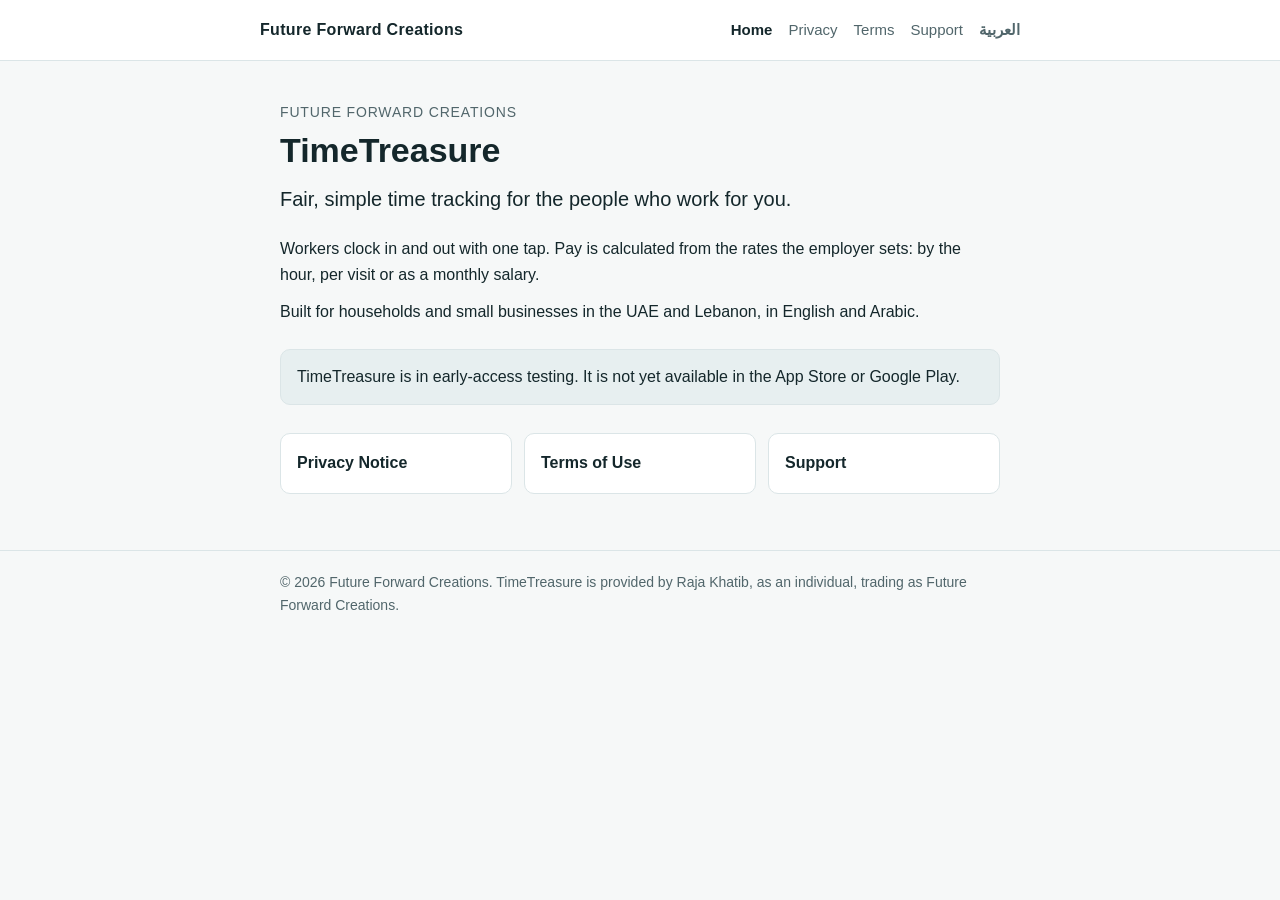
<file: index.html>
<!doctype html>
<html lang="en" dir="ltr">
<head>
<meta charset="utf-8">
<meta name="viewport" content="width=device-width, initial-scale=1">
<title>TimeTreasure · Future Forward Creations</title>
<meta name="description" content="Fair, simple time tracking for the people who work for you.">
<link rel="alternate" hreflang="en" href="https://futureforwardcreations.com/">
<link rel="alternate" hreflang="ar" href="https://futureforwardcreations.com/ar.html">
<link rel="stylesheet" href="styles.css">
</head>
<body>
<header><div class="wrap bar">
<a class="brand" href="index.html">Future Forward Creations</a>
<nav aria-label="Main"><a href="index.html" aria-current="page">Home</a><a href="privacy.html">Privacy</a><a href="terms.html">Terms</a><a href="support.html">Support</a><a class="lang" href="ar.html" hreflang="ar" lang="ar">العربية</a></nav>
</div></header>
<main><div class="wrap">
<p class="kicker">Future Forward Creations</p>
<h1>TimeTreasure</h1>
<p class="lead">Fair, simple time tracking for the people who work for you.</p>
<p>Workers clock in and out with one tap. Pay is calculated from the rates the employer sets: by the hour, per visit or as a monthly salary.</p>
<p>Built for households and small businesses in the UAE and Lebanon, in English and Arabic.</p>
<p class="status">TimeTreasure is in early-access testing. It is not yet available in the App Store or Google Play.</p>
<div class="cards"><a href="privacy.html">Privacy Notice</a><a href="terms.html">Terms of Use</a><a href="support.html">Support</a></div>
</div></main>
<footer><div class="wrap">© 2026 Future Forward Creations. TimeTreasure is provided by Raja Khatib, as an individual, trading as Future Forward Creations.</div></footer>
</body>
</html>
</file>
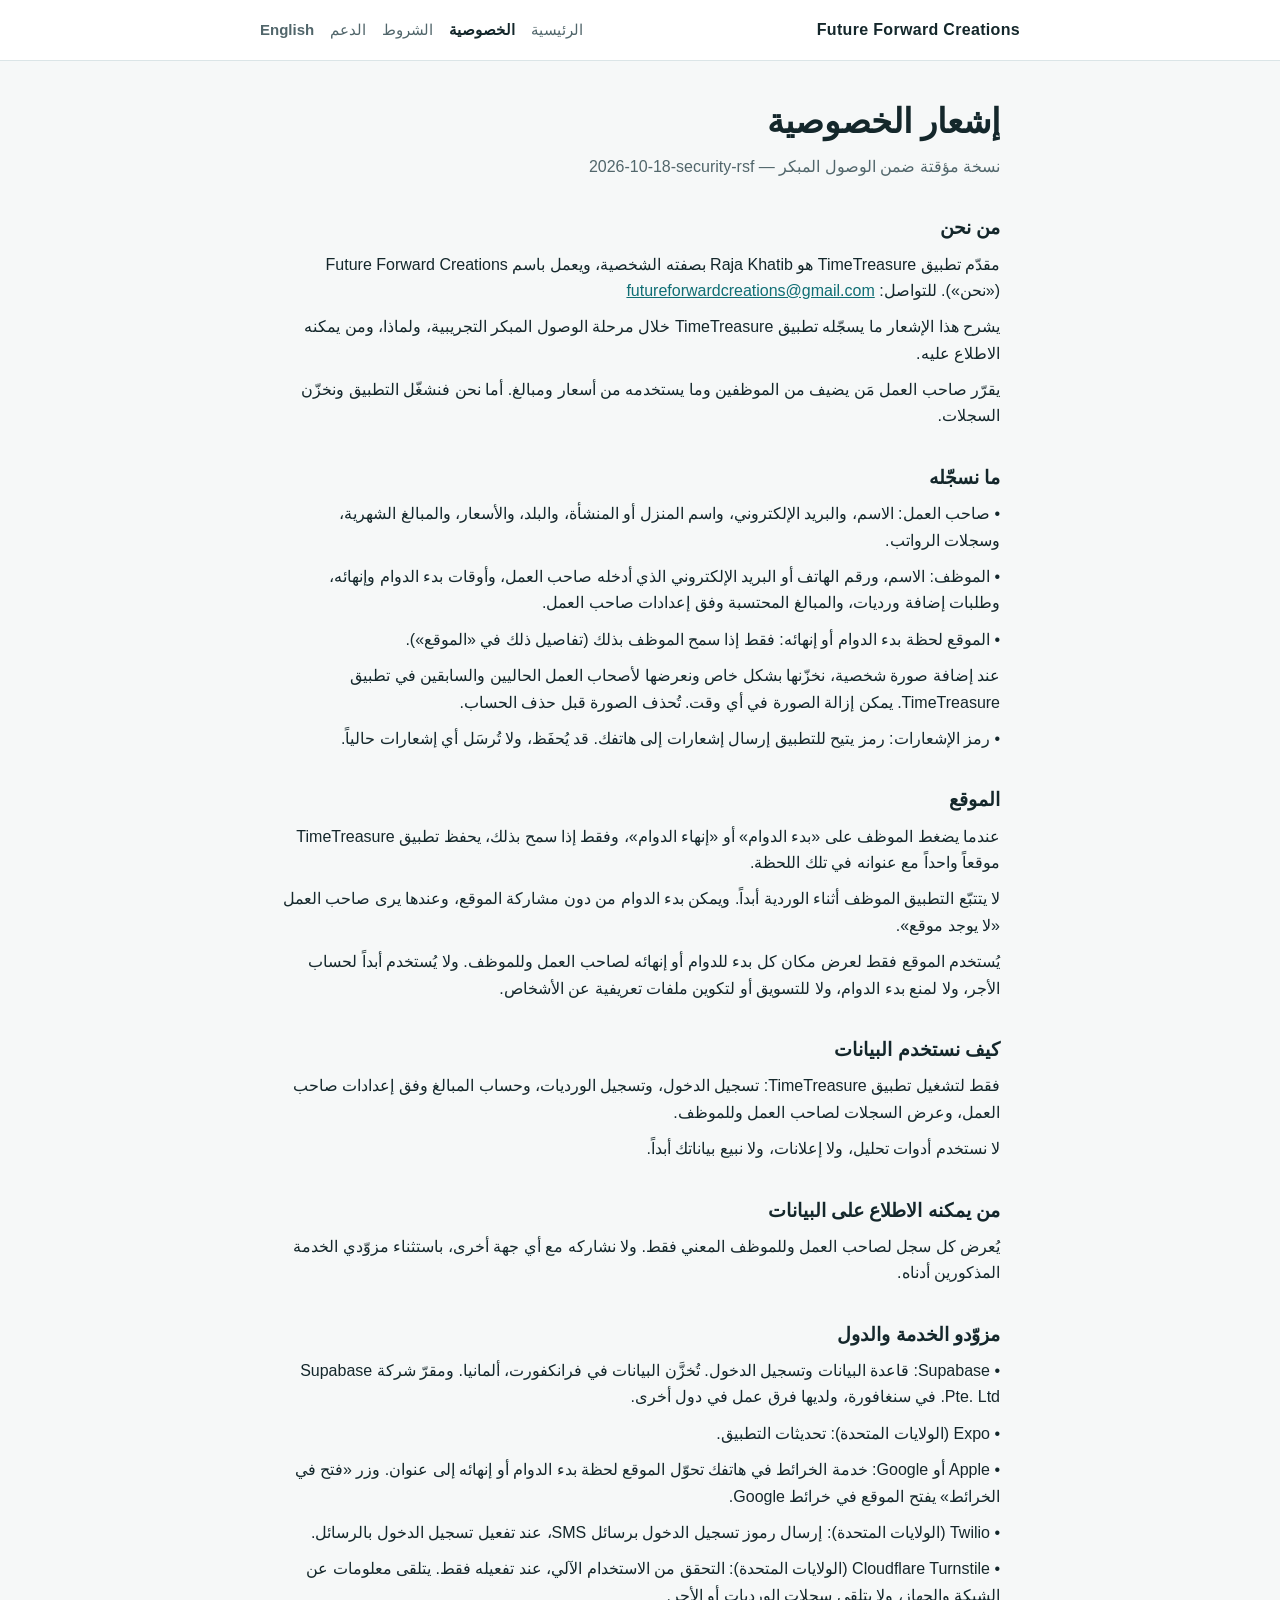
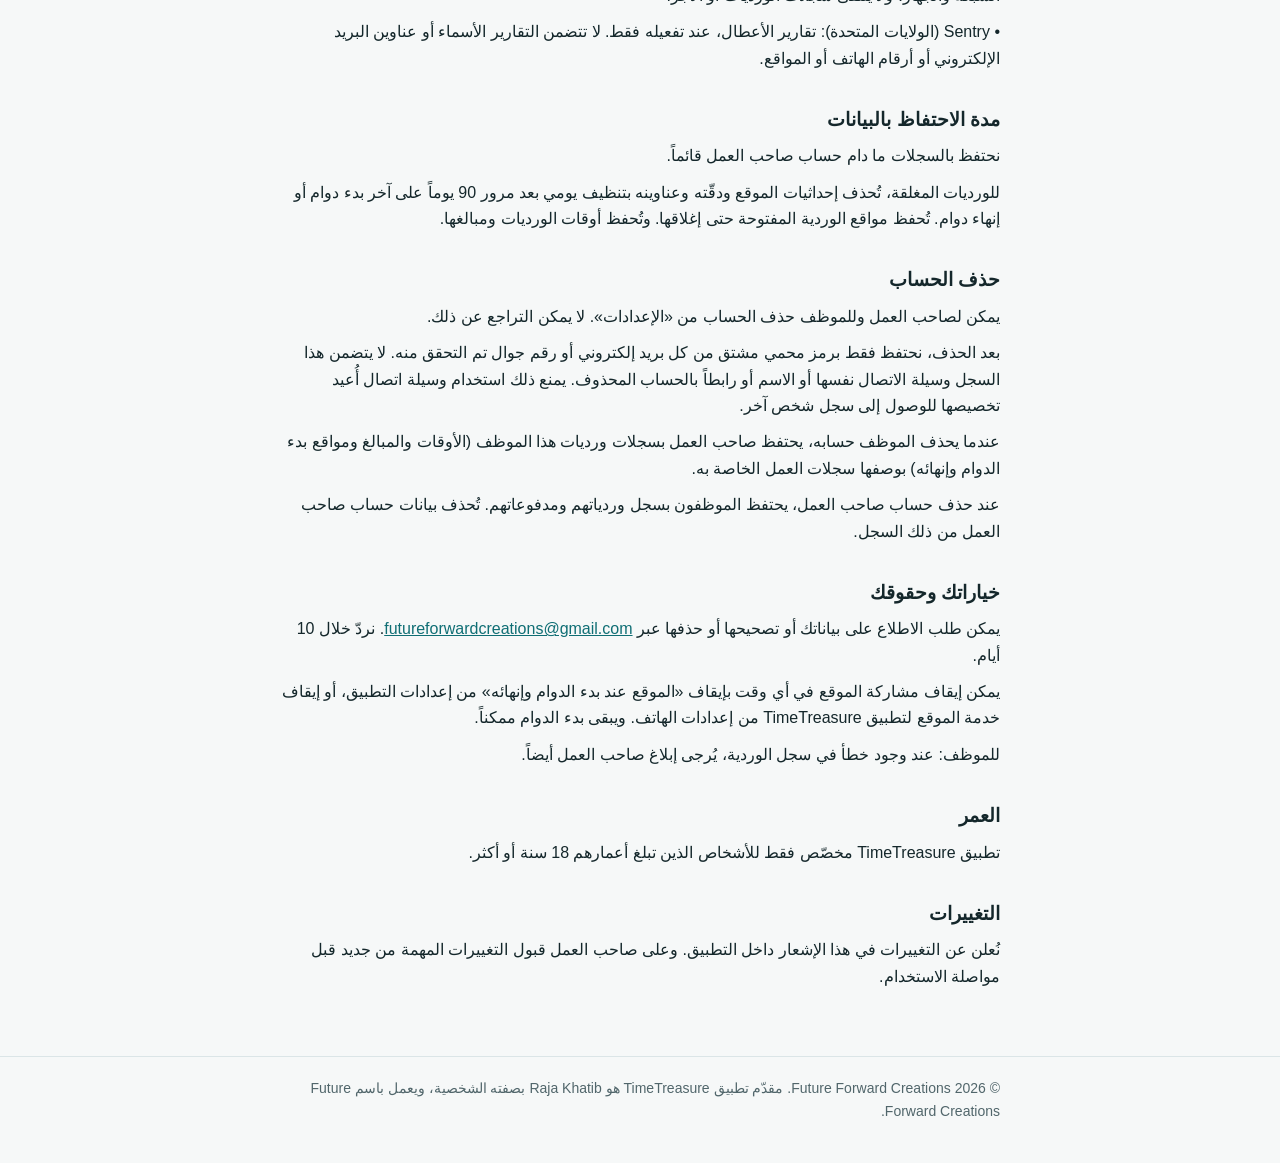
<file: ar-privacy.html>
<!doctype html>
<html lang="ar" dir="rtl">
<head>
<meta charset="utf-8">
<meta name="viewport" content="width=device-width, initial-scale=1">
<title>إشعار الخصوصية · TimeTreasure</title>
<meta name="description" content="تسجيل بسيط وعادل لساعات عمل من يعملون لديك.">
<link rel="alternate" hreflang="en" href="https://futureforwardcreations.com/privacy.html">
<link rel="alternate" hreflang="ar" href="https://futureforwardcreations.com/ar-privacy.html">
<link rel="stylesheet" href="styles.css">
</head>
<body>
<header><div class="wrap bar">
<a class="brand" href="ar.html">Future Forward Creations</a>
<nav aria-label="Main"><a href="ar.html">الرئيسية</a><a href="ar-privacy.html" aria-current="page">الخصوصية</a><a href="ar-terms.html">الشروط</a><a href="ar-support.html">الدعم</a><a class="lang" href="privacy.html" hreflang="en" lang="en">English</a></nav>
</div></header>
<main><div class="wrap">
<h1>إشعار الخصوصية</h1>
<p class="intro">نسخة مؤقتة ضمن الوصول المبكر — <bdi dir="ltr">2026-10-18-security-rsf</bdi></p>
<h2>من نحن</h2>
<p>مقدّم تطبيق TimeTreasure هو Raja Khatib بصفته الشخصية، ويعمل باسم Future Forward Creations («نحن»). للتواصل: <bdi><a href="mailto:futureforwardcreations@gmail.com">futureforwardcreations@gmail.com</a></bdi></p>
<p>يشرح هذا الإشعار ما يسجّله تطبيق TimeTreasure خلال مرحلة الوصول المبكر التجريبية، ولماذا، ومن يمكنه الاطلاع عليه.</p>
<p>يقرّر صاحب العمل مَن يضيف من الموظفين وما يستخدمه من أسعار ومبالغ. أما نحن فنشغّل التطبيق ونخزّن السجلات.</p>
<h2>ما نسجّله</h2>
<p>• صاحب العمل: الاسم، والبريد الإلكتروني، واسم المنزل أو المنشأة، والبلد، والأسعار، والمبالغ الشهرية، وسجلات الرواتب.</p>
<p>• الموظف: الاسم، ورقم الهاتف أو البريد الإلكتروني الذي أدخله صاحب العمل، وأوقات بدء الدوام وإنهائه، وطلبات إضافة ورديات، والمبالغ المحتسبة وفق إعدادات صاحب العمل.</p>
<p>• الموقع لحظة بدء الدوام أو إنهائه: فقط إذا سمح الموظف بذلك (تفاصيل ذلك في «الموقع»).</p>
<p>عند إضافة صورة شخصية، نخزّنها بشكل خاص ونعرضها لأصحاب العمل الحاليين والسابقين في تطبيق TimeTreasure. يمكن إزالة الصورة في أي وقت. تُحذف الصورة قبل حذف الحساب.</p>
<p>• رمز الإشعارات: رمز يتيح للتطبيق إرسال إشعارات إلى هاتفك. قد يُحفَظ، ولا تُرسَل أي إشعارات حالياً.</p>
<h2>الموقع</h2>
<p>عندما يضغط الموظف على «بدء الدوام» أو «إنهاء الدوام»، وفقط إذا سمح بذلك، يحفظ تطبيق TimeTreasure موقعاً واحداً مع عنوانه في تلك اللحظة.</p>
<p>لا يتتبّع التطبيق الموظف أثناء الوردية أبداً. ويمكن بدء الدوام من دون مشاركة الموقع، وعندها يرى صاحب العمل «لا يوجد موقع».</p>
<p>يُستخدم الموقع فقط لعرض مكان كل بدء للدوام أو إنهائه لصاحب العمل وللموظف. ولا يُستخدم أبداً لحساب الأجر، ولا لمنع بدء الدوام، ولا للتسويق أو لتكوين ملفات تعريفية عن الأشخاص.</p>
<h2>كيف نستخدم البيانات</h2>
<p>فقط لتشغيل تطبيق TimeTreasure: تسجيل الدخول، وتسجيل الورديات، وحساب المبالغ وفق إعدادات صاحب العمل، وعرض السجلات لصاحب العمل وللموظف.</p>
<p>لا نستخدم أدوات تحليل، ولا إعلانات، ولا نبيع بياناتك أبداً.</p>
<h2>من يمكنه الاطلاع على البيانات</h2>
<p>يُعرض كل سجل لصاحب العمل وللموظف المعني فقط. ولا نشاركه مع أي جهة أخرى، باستثناء مزوّدي الخدمة المذكورين أدناه.</p>
<h2>مزوّدو الخدمة والدول</h2>
<p>• Supabase: قاعدة البيانات وتسجيل الدخول. تُخزَّن البيانات في فرانكفورت، ألمانيا. ومقرّ شركة Supabase Pte. Ltd. في سنغافورة، ولديها فرق عمل في دول أخرى.</p>
<p>• Expo (الولايات المتحدة): تحديثات التطبيق.</p>
<p>• Apple أو Google: خدمة الخرائط في هاتفك تحوّل الموقع لحظة بدء الدوام أو إنهائه إلى عنوان. وزر «فتح في الخرائط» يفتح الموقع في خرائط Google.</p>
<p>• Twilio (الولايات المتحدة): إرسال رموز تسجيل الدخول برسائل SMS، عند تفعيل تسجيل الدخول بالرسائل.</p>
<p>• Cloudflare Turnstile (الولايات المتحدة): التحقق من الاستخدام الآلي، عند تفعيله فقط. يتلقى معلومات عن الشبكة والجهاز، ولا يتلقى سجلات الورديات أو الأجر.</p>
<p>• Sentry (الولايات المتحدة): تقارير الأعطال، عند تفعيله فقط. لا تتضمن التقارير الأسماء أو عناوين البريد الإلكتروني أو أرقام الهاتف أو المواقع.</p>
<h2>مدة الاحتفاظ بالبيانات</h2>
<p>نحتفظ بالسجلات ما دام حساب صاحب العمل قائماً.</p>
<p>للورديات المغلقة، تُحذف إحداثيات الموقع ودقّته وعناوينه بتنظيف يومي بعد مرور 90 يوماً على آخر بدء دوام أو إنهاء دوام. تُحفظ مواقع الوردية المفتوحة حتى إغلاقها. وتُحفظ أوقات الورديات ومبالغها.</p>
<h2>حذف الحساب</h2>
<p>يمكن لصاحب العمل وللموظف حذف الحساب من «الإعدادات». لا يمكن التراجع عن ذلك.</p>
<p>بعد الحذف، نحتفظ فقط برمز محمي مشتق من كل بريد إلكتروني أو رقم جوال تم التحقق منه. لا يتضمن هذا السجل وسيلة الاتصال نفسها أو الاسم أو رابطاً بالحساب المحذوف. يمنع ذلك استخدام وسيلة اتصال أُعيد تخصيصها للوصول إلى سجل شخص آخر.</p>
<p>عندما يحذف الموظف حسابه، يحتفظ صاحب العمل بسجلات ورديات هذا الموظف (الأوقات والمبالغ ومواقع بدء الدوام وإنهائه) بوصفها سجلات العمل الخاصة به.</p>
<p>عند حذف حساب صاحب العمل، يحتفظ الموظفون بسجل وردياتهم ومدفوعاتهم. تُحذف بيانات حساب صاحب العمل من ذلك السجل.</p>
<h2>خياراتك وحقوقك</h2>
<p>يمكن طلب الاطلاع على بياناتك أو تصحيحها أو حذفها عبر <bdi><a href="mailto:futureforwardcreations@gmail.com">futureforwardcreations@gmail.com</a></bdi>. نردّ خلال 10 أيام.</p>
<p>يمكن إيقاف مشاركة الموقع في أي وقت بإيقاف «الموقع عند بدء الدوام وإنهائه» من إعدادات التطبيق، أو إيقاف خدمة الموقع لتطبيق TimeTreasure من إعدادات الهاتف. ويبقى بدء الدوام ممكناً.</p>
<p>للموظف: عند وجود خطأ في سجل الوردية، يُرجى إبلاغ صاحب العمل أيضاً.</p>
<h2>العمر</h2>
<p>تطبيق TimeTreasure مخصّص فقط للأشخاص الذين تبلغ أعمارهم 18 سنة أو أكثر.</p>
<h2>التغييرات</h2>
<p>نُعلن عن التغييرات في هذا الإشعار داخل التطبيق. وعلى صاحب العمل قبول التغييرات المهمة من جديد قبل مواصلة الاستخدام.</p>
</div></main>
<footer><div class="wrap">© 2026 Future Forward Creations. مقدّم تطبيق TimeTreasure هو Raja Khatib بصفته الشخصية، ويعمل باسم Future Forward Creations.</div></footer>
</body>
</html>
</file>
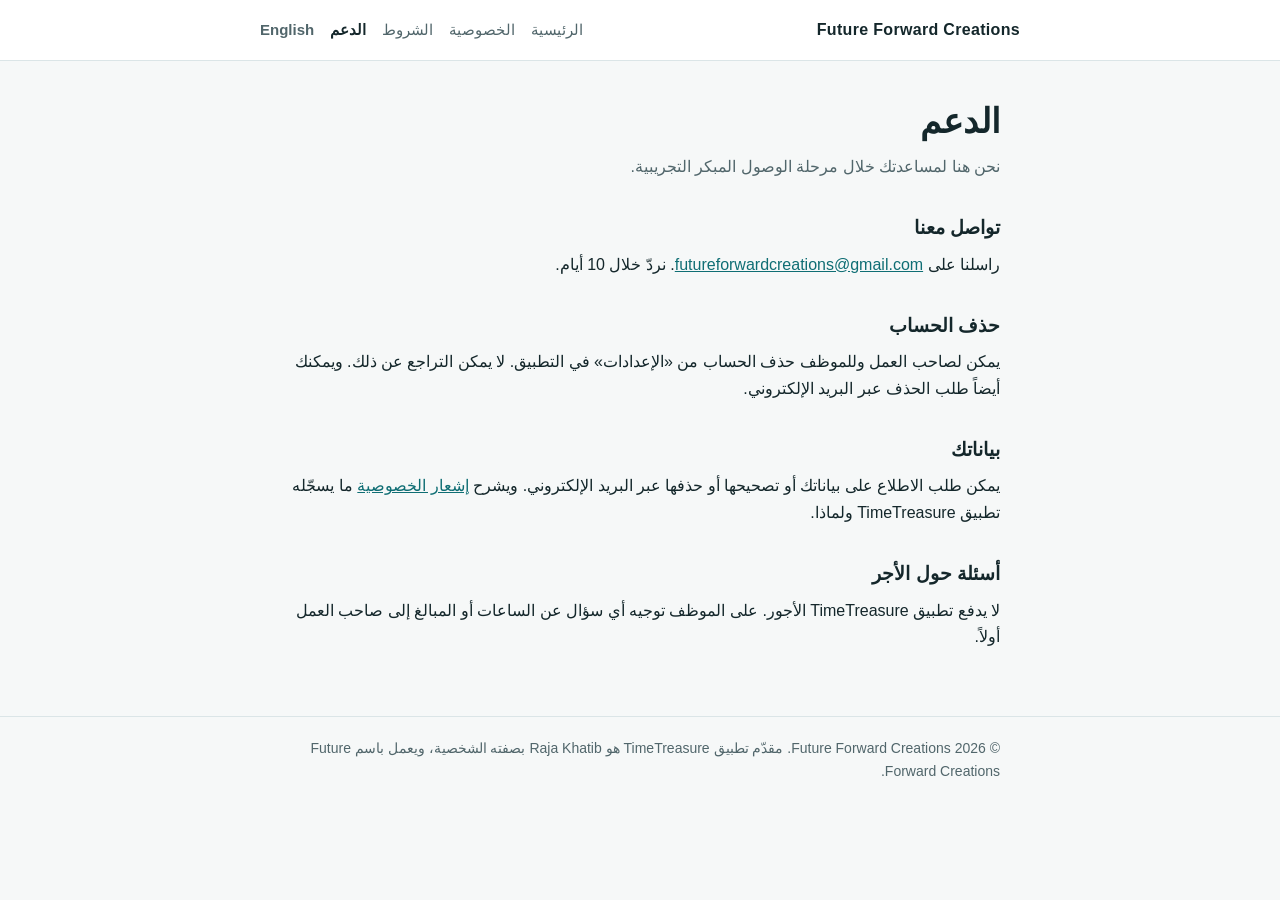
<file: ar-support.html>
<!doctype html>
<html lang="ar" dir="rtl">
<head>
<meta charset="utf-8">
<meta name="viewport" content="width=device-width, initial-scale=1">
<title>الدعم · TimeTreasure</title>
<meta name="description" content="تسجيل بسيط وعادل لساعات عمل من يعملون لديك.">
<link rel="alternate" hreflang="en" href="https://futureforwardcreations.com/support.html">
<link rel="alternate" hreflang="ar" href="https://futureforwardcreations.com/ar-support.html">
<link rel="stylesheet" href="styles.css">
</head>
<body>
<header><div class="wrap bar">
<a class="brand" href="ar.html">Future Forward Creations</a>
<nav aria-label="Main"><a href="ar.html">الرئيسية</a><a href="ar-privacy.html">الخصوصية</a><a href="ar-terms.html">الشروط</a><a href="ar-support.html" aria-current="page">الدعم</a><a class="lang" href="support.html" hreflang="en" lang="en">English</a></nav>
</div></header>
<main><div class="wrap">
<h1>الدعم</h1>
<p class="intro">نحن هنا لمساعدتك خلال مرحلة الوصول المبكر التجريبية.</p>
<h2>تواصل معنا</h2>
<p>راسلنا على <bdi><a href="mailto:futureforwardcreations@gmail.com">futureforwardcreations@gmail.com</a></bdi>. نردّ خلال 10 أيام.</p>
<h2>حذف الحساب</h2>
<p>يمكن لصاحب العمل وللموظف حذف الحساب من «الإعدادات» في التطبيق. لا يمكن التراجع عن ذلك. ويمكنك أيضاً طلب الحذف عبر البريد الإلكتروني.</p>
<h2>بياناتك</h2>
<p>يمكن طلب الاطلاع على بياناتك أو تصحيحها أو حذفها عبر البريد الإلكتروني. ويشرح <a href="ar-privacy.html">إشعار الخصوصية</a> ما يسجّله تطبيق TimeTreasure ولماذا.</p>
<h2>أسئلة حول الأجر</h2>
<p>لا يدفع تطبيق TimeTreasure الأجور. على الموظف توجيه أي سؤال عن الساعات أو المبالغ إلى صاحب العمل أولاً.</p>
</div></main>
<footer><div class="wrap">© 2026 Future Forward Creations. مقدّم تطبيق TimeTreasure هو Raja Khatib بصفته الشخصية، ويعمل باسم Future Forward Creations.</div></footer>
</body>
</html>
</file>
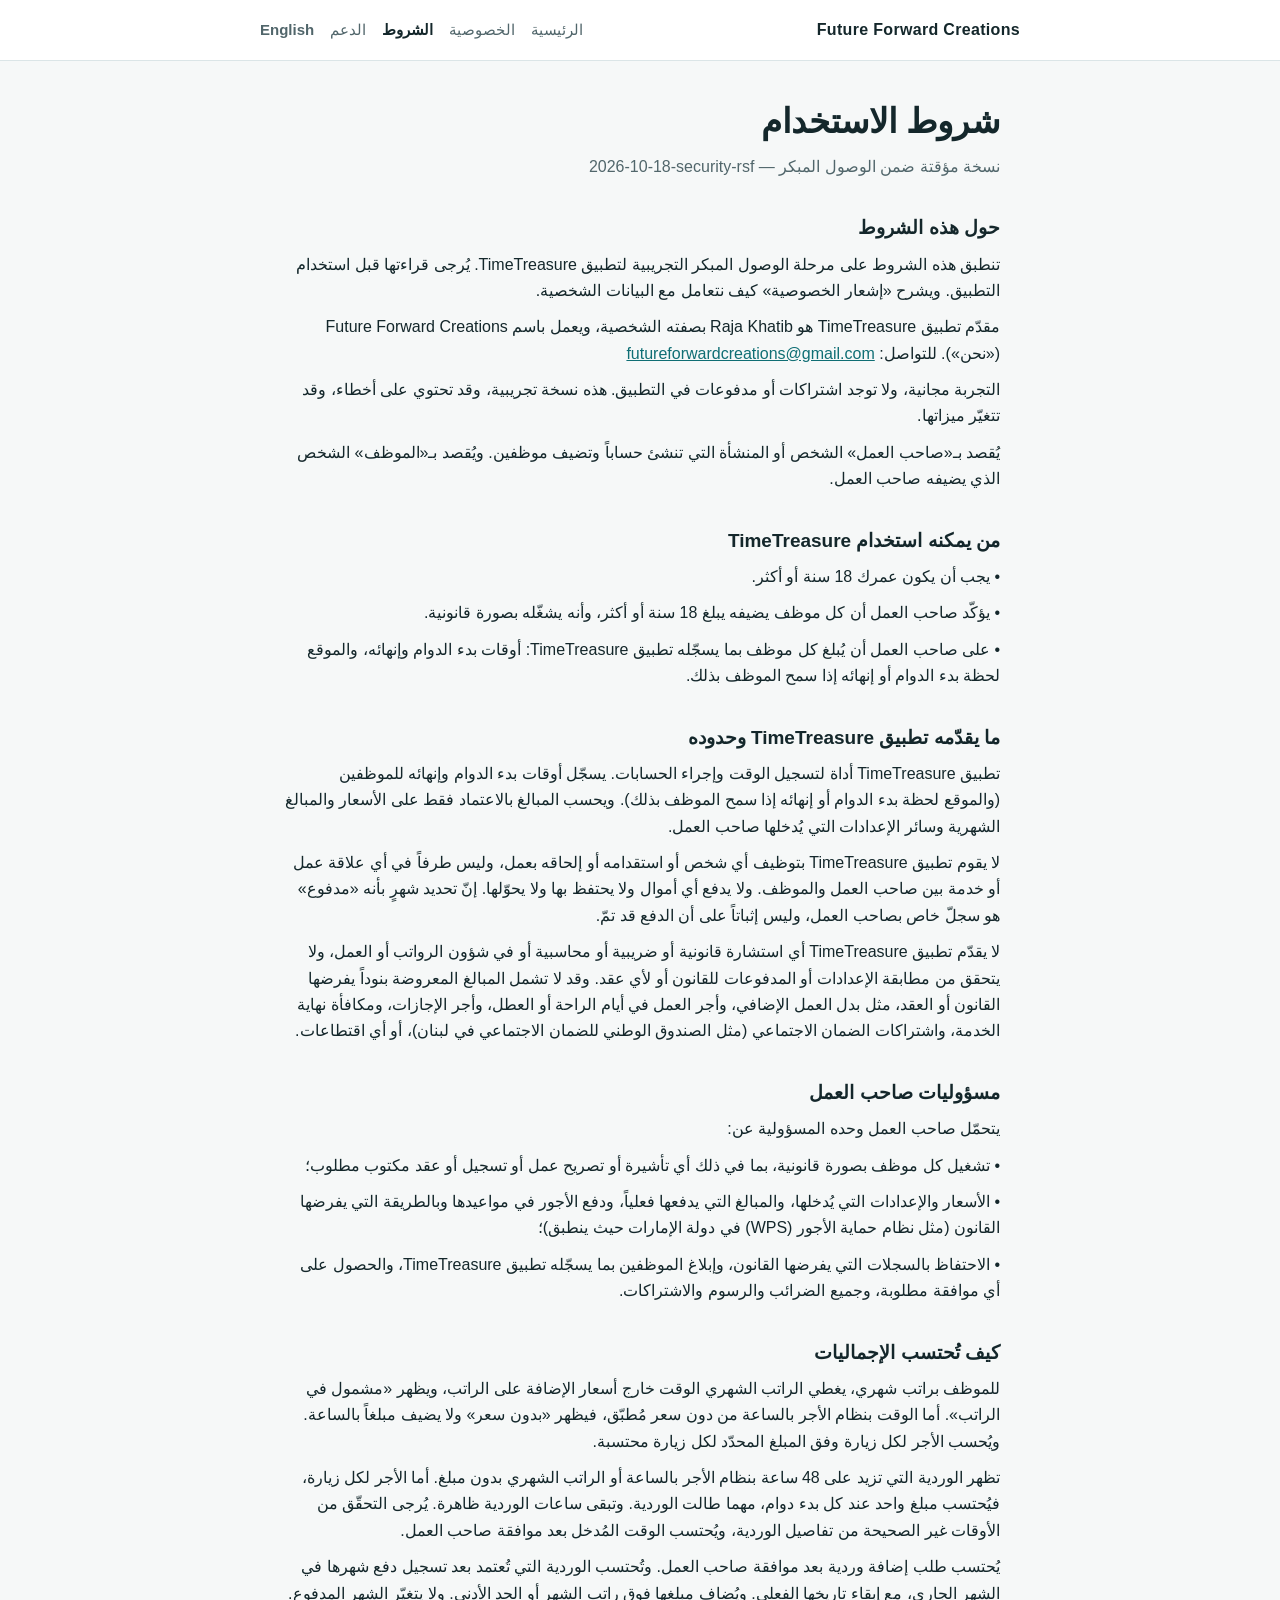
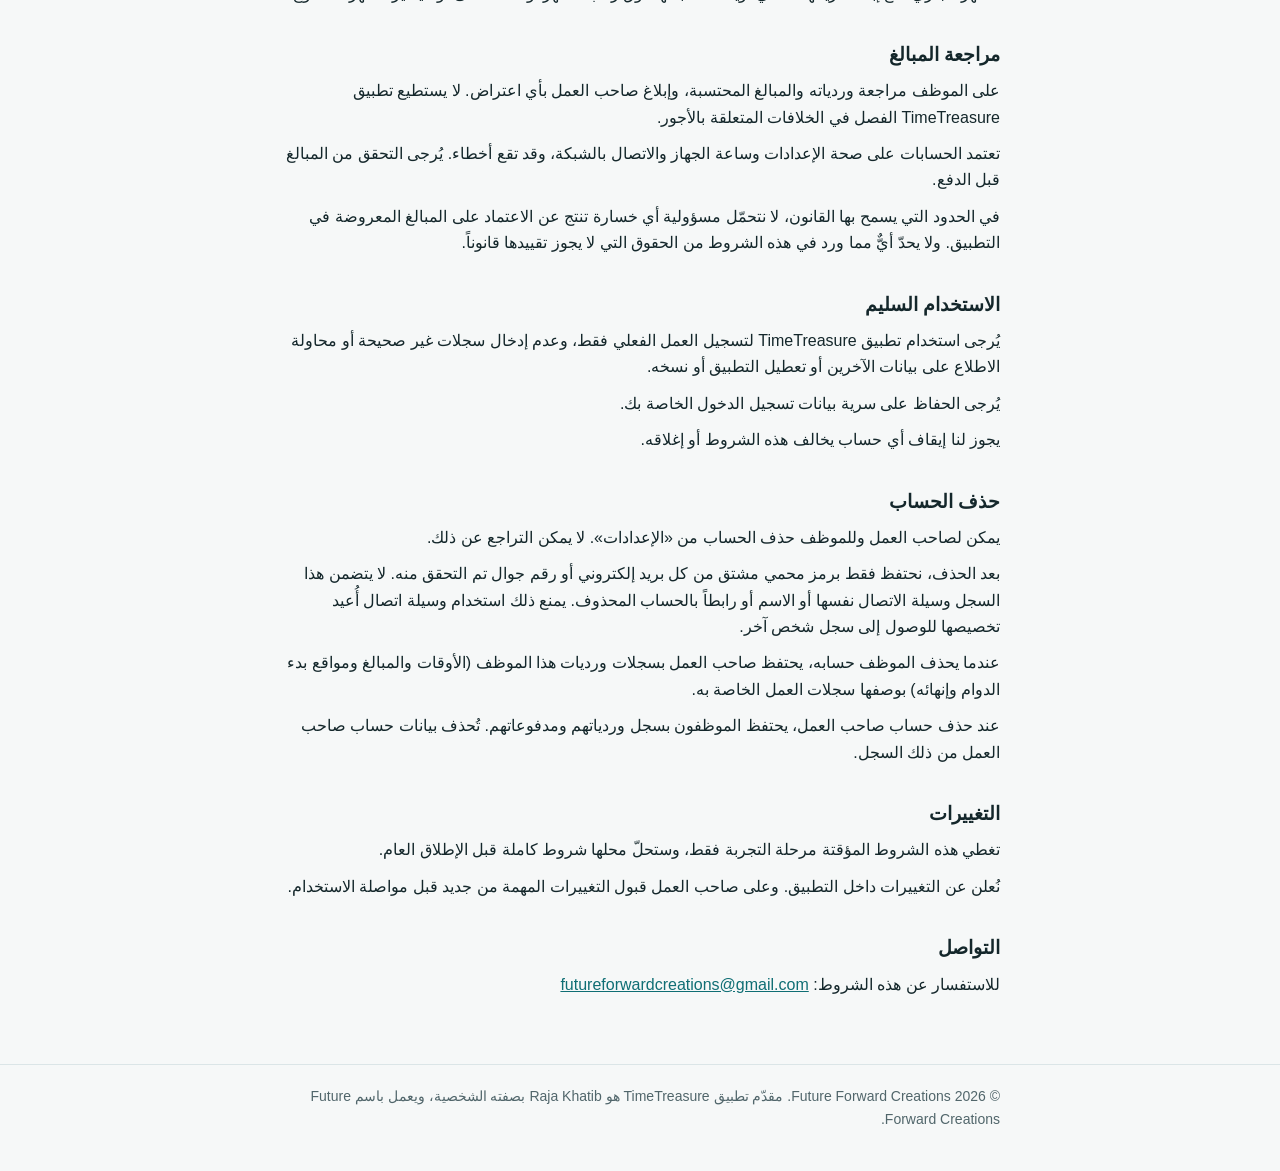
<file: ar-terms.html>
<!doctype html>
<html lang="ar" dir="rtl">
<head>
<meta charset="utf-8">
<meta name="viewport" content="width=device-width, initial-scale=1">
<title>شروط الاستخدام · TimeTreasure</title>
<meta name="description" content="تسجيل بسيط وعادل لساعات عمل من يعملون لديك.">
<link rel="alternate" hreflang="en" href="https://futureforwardcreations.com/terms.html">
<link rel="alternate" hreflang="ar" href="https://futureforwardcreations.com/ar-terms.html">
<link rel="stylesheet" href="styles.css">
</head>
<body>
<header><div class="wrap bar">
<a class="brand" href="ar.html">Future Forward Creations</a>
<nav aria-label="Main"><a href="ar.html">الرئيسية</a><a href="ar-privacy.html">الخصوصية</a><a href="ar-terms.html" aria-current="page">الشروط</a><a href="ar-support.html">الدعم</a><a class="lang" href="terms.html" hreflang="en" lang="en">English</a></nav>
</div></header>
<main><div class="wrap">
<h1>شروط الاستخدام</h1>
<p class="intro">نسخة مؤقتة ضمن الوصول المبكر — <bdi dir="ltr">2026-10-18-security-rsf</bdi></p>
<h2>حول هذه الشروط</h2>
<p>تنطبق هذه الشروط على مرحلة الوصول المبكر التجريبية لتطبيق TimeTreasure. يُرجى قراءتها قبل استخدام التطبيق. ويشرح «إشعار الخصوصية» كيف نتعامل مع البيانات الشخصية.</p>
<p>مقدّم تطبيق TimeTreasure هو Raja Khatib بصفته الشخصية، ويعمل باسم Future Forward Creations («نحن»). للتواصل: <bdi><a href="mailto:futureforwardcreations@gmail.com">futureforwardcreations@gmail.com</a></bdi></p>
<p>التجربة مجانية، ولا توجد اشتراكات أو مدفوعات في التطبيق. هذه نسخة تجريبية، وقد تحتوي على أخطاء، وقد تتغيّر ميزاتها.</p>
<p>يُقصد بـ«صاحب العمل» الشخص أو المنشأة التي تنشئ حساباً وتضيف موظفين. ويُقصد بـ«الموظف» الشخص الذي يضيفه صاحب العمل.</p>
<h2>من يمكنه استخدام TimeTreasure</h2>
<p>• يجب أن يكون عمرك 18 سنة أو أكثر.</p>
<p>• يؤكّد صاحب العمل أن كل موظف يضيفه يبلغ 18 سنة أو أكثر، وأنه يشغّله بصورة قانونية.</p>
<p>• على صاحب العمل أن يُبلغ كل موظف بما يسجّله تطبيق TimeTreasure: أوقات بدء الدوام وإنهائه، والموقع لحظة بدء الدوام أو إنهائه إذا سمح الموظف بذلك.</p>
<h2>ما يقدّمه تطبيق TimeTreasure وحدوده</h2>
<p>تطبيق TimeTreasure أداة لتسجيل الوقت وإجراء الحسابات. يسجّل أوقات بدء الدوام وإنهائه للموظفين (والموقع لحظة بدء الدوام أو إنهائه إذا سمح الموظف بذلك). ويحسب المبالغ بالاعتماد فقط على الأسعار والمبالغ الشهرية وسائر الإعدادات التي يُدخلها صاحب العمل.</p>
<p>لا يقوم تطبيق TimeTreasure بتوظيف أي شخص أو استقدامه أو إلحاقه بعمل، وليس طرفاً في أي علاقة عمل أو خدمة بين صاحب العمل والموظف. ولا يدفع أي أموال ولا يحتفظ بها ولا يحوّلها. إنّ تحديد شهرٍ بأنه «مدفوع» هو سجلّ خاص بصاحب العمل، وليس إثباتاً على أن الدفع قد تمّ.</p>
<p>لا يقدّم تطبيق TimeTreasure أي استشارة قانونية أو ضريبية أو محاسبية أو في شؤون الرواتب أو العمل، ولا يتحقق من مطابقة الإعدادات أو المدفوعات للقانون أو لأي عقد. وقد لا تشمل المبالغ المعروضة بنوداً يفرضها القانون أو العقد، مثل بدل العمل الإضافي، وأجر العمل في أيام الراحة أو العطل، وأجر الإجازات، ومكافأة نهاية الخدمة، واشتراكات الضمان الاجتماعي (مثل الصندوق الوطني للضمان الاجتماعي في لبنان)، أو أي اقتطاعات.</p>
<h2>مسؤوليات صاحب العمل</h2>
<p>يتحمّل صاحب العمل وحده المسؤولية عن:</p>
<p>• تشغيل كل موظف بصورة قانونية، بما في ذلك أي تأشيرة أو تصريح عمل أو تسجيل أو عقد مكتوب مطلوب؛</p>
<p>• الأسعار والإعدادات التي يُدخلها، والمبالغ التي يدفعها فعلياً، ودفع الأجور في مواعيدها وبالطريقة التي يفرضها القانون (مثل نظام حماية الأجور (WPS) في دولة الإمارات حيث ينطبق)؛</p>
<p>• الاحتفاظ بالسجلات التي يفرضها القانون، وإبلاغ الموظفين بما يسجّله تطبيق TimeTreasure، والحصول على أي موافقة مطلوبة، وجميع الضرائب والرسوم والاشتراكات.</p>
<h2>كيف تُحتسب الإجماليات</h2>
<p>للموظف براتب شهري، يغطي الراتب الشهري الوقت خارج أسعار الإضافة على الراتب، ويظهر «مشمول في الراتب». أما الوقت بنظام الأجر بالساعة من دون سعر مُطبّق، فيظهر «بدون سعر» ولا يضيف مبلغاً بالساعة. ويُحسب الأجر لكل زيارة وفق المبلغ المحدّد لكل زيارة محتسبة.</p>
<p>تظهر الوردية التي تزيد على 48 ساعة بنظام الأجر بالساعة أو الراتب الشهري بدون مبلغ. أما الأجر لكل زيارة، فيُحتسب مبلغ واحد عند كل بدء دوام، مهما طالت الوردية. وتبقى ساعات الوردية ظاهرة. يُرجى التحقّق من الأوقات غير الصحيحة من تفاصيل الوردية، ويُحتسب الوقت المُدخل بعد موافقة صاحب العمل.</p>
<p>يُحتسب طلب إضافة وردية بعد موافقة صاحب العمل. وتُحتسب الوردية التي تُعتمد بعد تسجيل دفع شهرها في الشهر الجاري، مع إبقاء تاريخها الفعلي. ويُضاف مبلغها فوق راتب الشهر أو الحد الأدنى. ولا يتغيّر الشهر المدفوع.</p>
<h2>مراجعة المبالغ</h2>
<p>على الموظف مراجعة وردياته والمبالغ المحتسبة، وإبلاغ صاحب العمل بأي اعتراض. لا يستطيع تطبيق TimeTreasure الفصل في الخلافات المتعلقة بالأجور.</p>
<p>تعتمد الحسابات على صحة الإعدادات وساعة الجهاز والاتصال بالشبكة، وقد تقع أخطاء. يُرجى التحقق من المبالغ قبل الدفع.</p>
<p>في الحدود التي يسمح بها القانون، لا نتحمّل مسؤولية أي خسارة تنتج عن الاعتماد على المبالغ المعروضة في التطبيق. ولا يحدّ أيٌّ مما ورد في هذه الشروط من الحقوق التي لا يجوز تقييدها قانوناً.</p>
<h2>الاستخدام السليم</h2>
<p>يُرجى استخدام تطبيق TimeTreasure لتسجيل العمل الفعلي فقط، وعدم إدخال سجلات غير صحيحة أو محاولة الاطلاع على بيانات الآخرين أو تعطيل التطبيق أو نسخه.</p>
<p>يُرجى الحفاظ على سرية بيانات تسجيل الدخول الخاصة بك.</p>
<p>يجوز لنا إيقاف أي حساب يخالف هذه الشروط أو إغلاقه.</p>
<h2>حذف الحساب</h2>
<p>يمكن لصاحب العمل وللموظف حذف الحساب من «الإعدادات». لا يمكن التراجع عن ذلك.</p>
<p>بعد الحذف، نحتفظ فقط برمز محمي مشتق من كل بريد إلكتروني أو رقم جوال تم التحقق منه. لا يتضمن هذا السجل وسيلة الاتصال نفسها أو الاسم أو رابطاً بالحساب المحذوف. يمنع ذلك استخدام وسيلة اتصال أُعيد تخصيصها للوصول إلى سجل شخص آخر.</p>
<p>عندما يحذف الموظف حسابه، يحتفظ صاحب العمل بسجلات ورديات هذا الموظف (الأوقات والمبالغ ومواقع بدء الدوام وإنهائه) بوصفها سجلات العمل الخاصة به.</p>
<p>عند حذف حساب صاحب العمل، يحتفظ الموظفون بسجل وردياتهم ومدفوعاتهم. تُحذف بيانات حساب صاحب العمل من ذلك السجل.</p>
<h2>التغييرات</h2>
<p>تغطي هذه الشروط المؤقتة مرحلة التجربة فقط، وستحلّ محلها شروط كاملة قبل الإطلاق العام.</p>
<p>نُعلن عن التغييرات داخل التطبيق. وعلى صاحب العمل قبول التغييرات المهمة من جديد قبل مواصلة الاستخدام.</p>
<h2>التواصل</h2>
<p>للاستفسار عن هذه الشروط: <bdi><a href="mailto:futureforwardcreations@gmail.com">futureforwardcreations@gmail.com</a></bdi></p>
</div></main>
<footer><div class="wrap">© 2026 Future Forward Creations. مقدّم تطبيق TimeTreasure هو Raja Khatib بصفته الشخصية، ويعمل باسم Future Forward Creations.</div></footer>
</body>
</html>
</file>
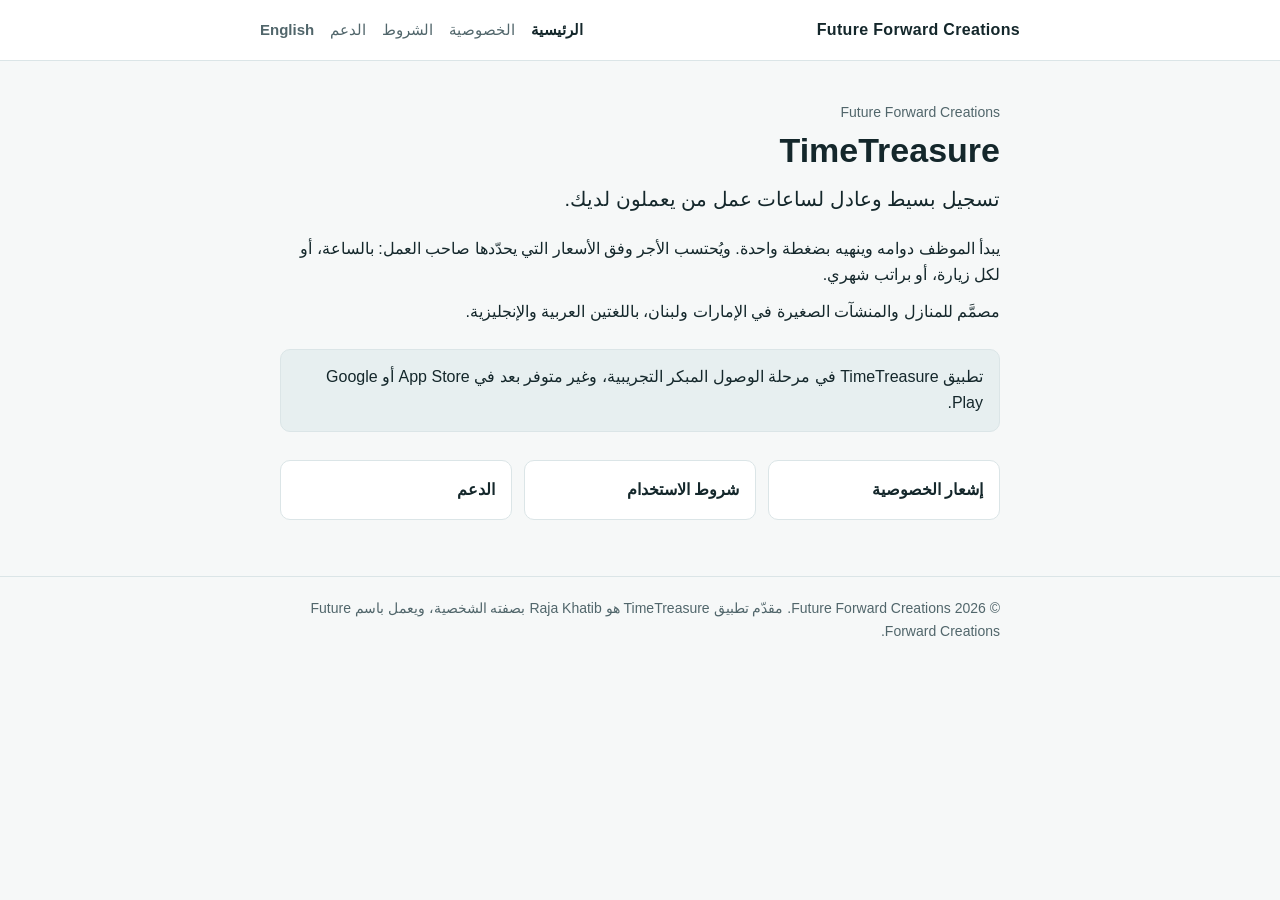
<file: ar.html>
<!doctype html>
<html lang="ar" dir="rtl">
<head>
<meta charset="utf-8">
<meta name="viewport" content="width=device-width, initial-scale=1">
<title>TimeTreasure · Future Forward Creations</title>
<meta name="description" content="تسجيل بسيط وعادل لساعات عمل من يعملون لديك.">
<link rel="alternate" hreflang="en" href="https://futureforwardcreations.com/">
<link rel="alternate" hreflang="ar" href="https://futureforwardcreations.com/ar.html">
<link rel="stylesheet" href="styles.css">
</head>
<body>
<header><div class="wrap bar">
<a class="brand" href="ar.html">Future Forward Creations</a>
<nav aria-label="Main"><a href="ar.html" aria-current="page">الرئيسية</a><a href="ar-privacy.html">الخصوصية</a><a href="ar-terms.html">الشروط</a><a href="ar-support.html">الدعم</a><a class="lang" href="index.html" hreflang="en" lang="en">English</a></nav>
</div></header>
<main><div class="wrap">
<p class="kicker">Future Forward Creations</p>
<h1>TimeTreasure</h1>
<p class="lead">تسجيل بسيط وعادل لساعات عمل من يعملون لديك.</p>
<p>يبدأ الموظف دوامه وينهيه بضغطة واحدة. ويُحتسب الأجر وفق الأسعار التي يحدّدها صاحب العمل: بالساعة، أو لكل زيارة، أو براتب شهري.</p>
<p>مصمَّم للمنازل والمنشآت الصغيرة في الإمارات ولبنان، باللغتين العربية والإنجليزية.</p>
<p class="status">تطبيق TimeTreasure في مرحلة الوصول المبكر التجريبية، وغير متوفر بعد في App Store أو Google Play.</p>
<div class="cards"><a href="ar-privacy.html">إشعار الخصوصية</a><a href="ar-terms.html">شروط الاستخدام</a><a href="ar-support.html">الدعم</a></div>
</div></main>
<footer><div class="wrap">© 2026 Future Forward Creations. مقدّم تطبيق TimeTreasure هو Raja Khatib بصفته الشخصية، ويعمل باسم Future Forward Creations.</div></footer>
</body>
</html>
</file>
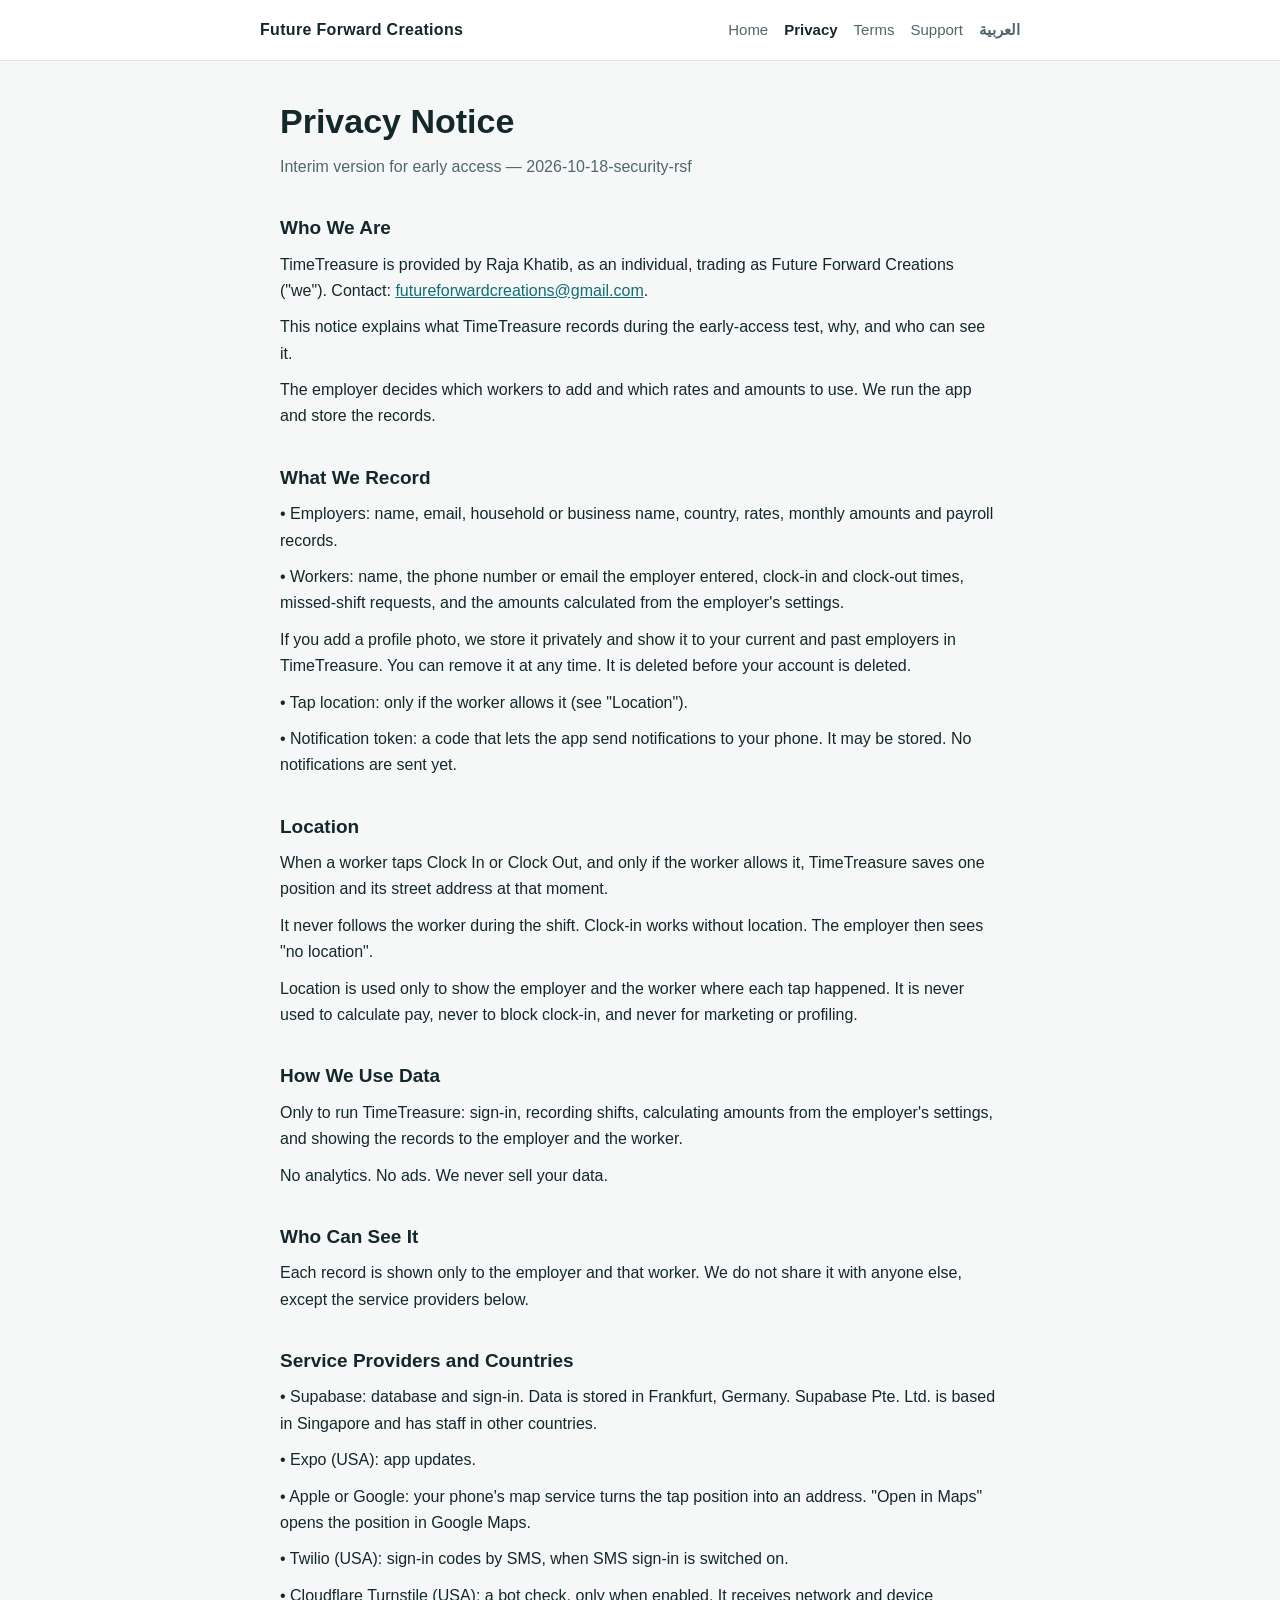
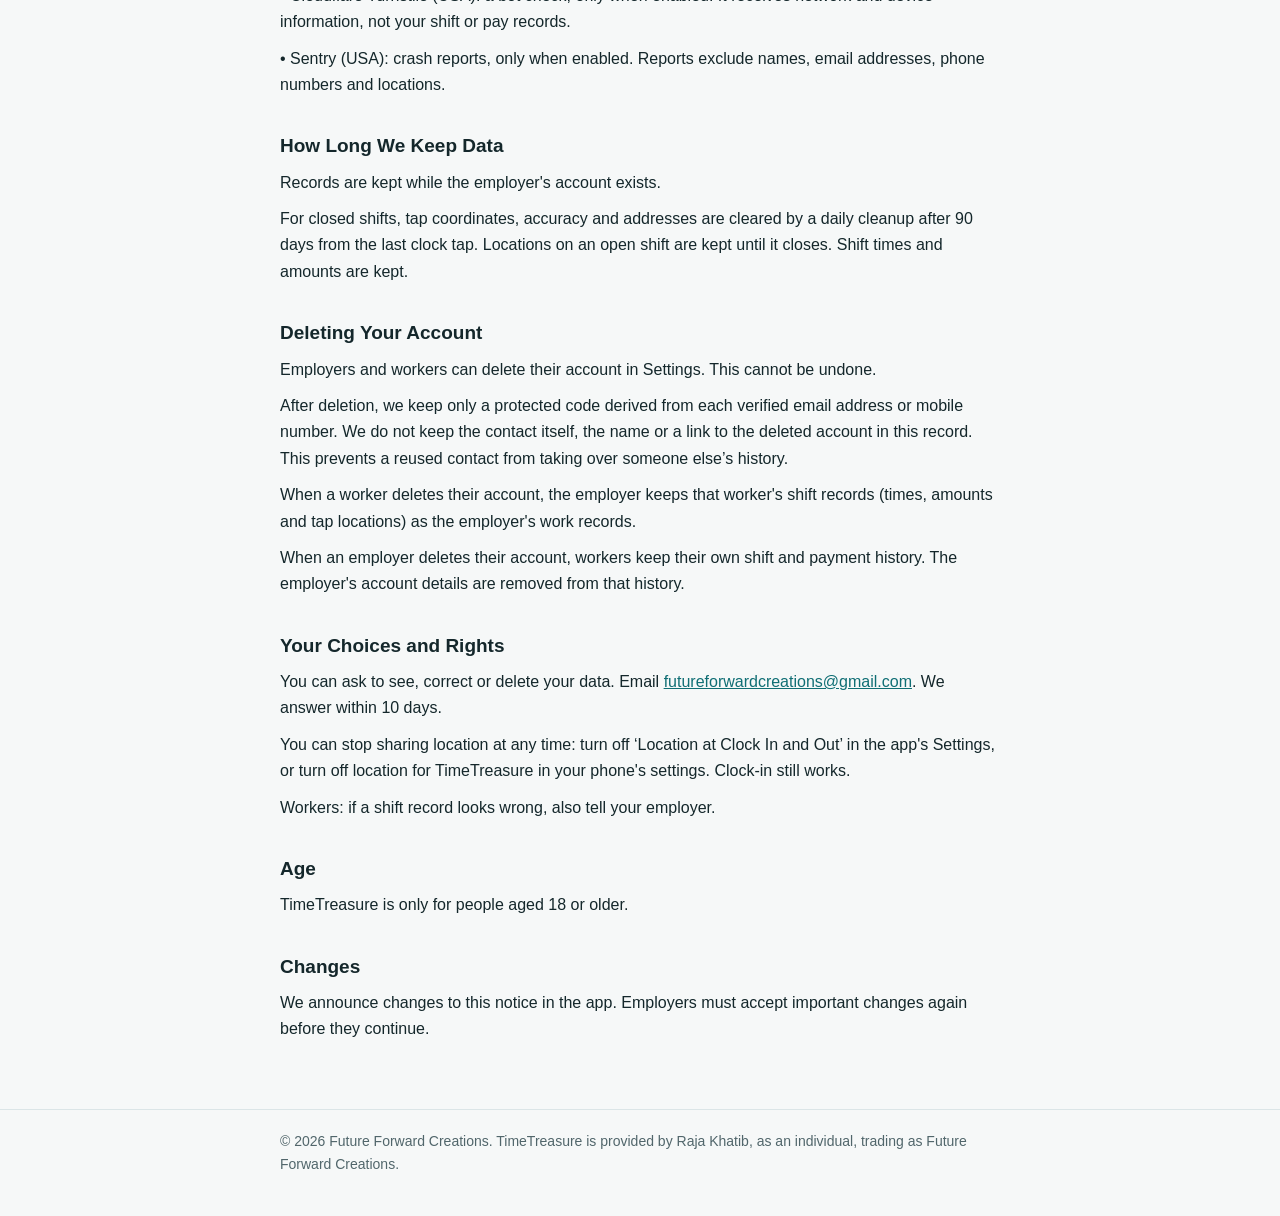
<file: privacy.html>
<!doctype html>
<html lang="en" dir="ltr">
<head>
<meta charset="utf-8">
<meta name="viewport" content="width=device-width, initial-scale=1">
<title>Privacy Notice · TimeTreasure</title>
<meta name="description" content="Fair, simple time tracking for the people who work for you.">
<link rel="alternate" hreflang="en" href="https://futureforwardcreations.com/privacy.html">
<link rel="alternate" hreflang="ar" href="https://futureforwardcreations.com/ar-privacy.html">
<link rel="stylesheet" href="styles.css">
</head>
<body>
<header><div class="wrap bar">
<a class="brand" href="index.html">Future Forward Creations</a>
<nav aria-label="Main"><a href="index.html">Home</a><a href="privacy.html" aria-current="page">Privacy</a><a href="terms.html">Terms</a><a href="support.html">Support</a><a class="lang" href="ar-privacy.html" hreflang="ar" lang="ar">العربية</a></nav>
</div></header>
<main><div class="wrap">
<h1>Privacy Notice</h1>
<p class="intro">Interim version for early access — <bdi dir="ltr">2026-10-18-security-rsf</bdi></p>
<h2>Who We Are</h2>
<p>TimeTreasure is provided by Raja Khatib, as an individual, trading as Future Forward Creations (&quot;we&quot;). Contact: <bdi><a href="mailto:futureforwardcreations@gmail.com">futureforwardcreations@gmail.com</a></bdi>.</p>
<p>This notice explains what TimeTreasure records during the early-access test, why, and who can see it.</p>
<p>The employer decides which workers to add and which rates and amounts to use. We run the app and store the records.</p>
<h2>What We Record</h2>
<p>• Employers: name, email, household or business name, country, rates, monthly amounts and payroll records.</p>
<p>• Workers: name, the phone number or email the employer entered, clock-in and clock-out times, missed-shift requests, and the amounts calculated from the employer's settings.</p>
<p>If you add a profile photo, we store it privately and show it to your current and past employers in TimeTreasure. You can remove it at any time. It is deleted before your account is deleted.</p>
<p>• Tap location: only if the worker allows it (see &quot;Location&quot;).</p>
<p>• Notification token: a code that lets the app send notifications to your phone. It may be stored. No notifications are sent yet.</p>
<h2>Location</h2>
<p>When a worker taps Clock In or Clock Out, and only if the worker allows it, TimeTreasure saves one position and its street address at that moment.</p>
<p>It never follows the worker during the shift. Clock-in works without location. The employer then sees &quot;no location&quot;.</p>
<p>Location is used only to show the employer and the worker where each tap happened. It is never used to calculate pay, never to block clock-in, and never for marketing or profiling.</p>
<h2>How We Use Data</h2>
<p>Only to run TimeTreasure: sign-in, recording shifts, calculating amounts from the employer's settings, and showing the records to the employer and the worker.</p>
<p>No analytics. No ads. We never sell your data.</p>
<h2>Who Can See It</h2>
<p>Each record is shown only to the employer and that worker. We do not share it with anyone else, except the service providers below.</p>
<h2>Service Providers and Countries</h2>
<p>• Supabase: database and sign-in. Data is stored in Frankfurt, Germany. Supabase Pte. Ltd. is based in Singapore and has staff in other countries.</p>
<p>• Expo (USA): app updates.</p>
<p>• Apple or Google: your phone's map service turns the tap position into an address. &quot;Open in Maps&quot; opens the position in Google Maps.</p>
<p>• Twilio (USA): sign-in codes by SMS, when SMS sign-in is switched on.</p>
<p>• Cloudflare Turnstile (USA): a bot check, only when enabled. It receives network and device information, not your shift or pay records.</p>
<p>• Sentry (USA): crash reports, only when enabled. Reports exclude names, email addresses, phone numbers and locations.</p>
<h2>How Long We Keep Data</h2>
<p>Records are kept while the employer's account exists.</p>
<p>For closed shifts, tap coordinates, accuracy and addresses are cleared by a daily cleanup after 90 days from the last clock tap. Locations on an open shift are kept until it closes. Shift times and amounts are kept.</p>
<h2>Deleting Your Account</h2>
<p>Employers and workers can delete their account in Settings. This cannot be undone.</p>
<p>After deletion, we keep only a protected code derived from each verified email address or mobile number. We do not keep the contact itself, the name or a link to the deleted account in this record. This prevents a reused contact from taking over someone else’s history.</p>
<p>When a worker deletes their account, the employer keeps that worker's shift records (times, amounts and tap locations) as the employer's work records.</p>
<p>When an employer deletes their account, workers keep their own shift and payment history. The employer's account details are removed from that history.</p>
<h2>Your Choices and Rights</h2>
<p>You can ask to see, correct or delete your data. Email <bdi><a href="mailto:futureforwardcreations@gmail.com">futureforwardcreations@gmail.com</a></bdi>. We answer within 10 days.</p>
<p>You can stop sharing location at any time: turn off ‘Location at Clock In and Out’ in the app's Settings, or turn off location for TimeTreasure in your phone's settings. Clock-in still works.</p>
<p>Workers: if a shift record looks wrong, also tell your employer.</p>
<h2>Age</h2>
<p>TimeTreasure is only for people aged 18 or older.</p>
<h2>Changes</h2>
<p>We announce changes to this notice in the app. Employers must accept important changes again before they continue.</p>
</div></main>
<footer><div class="wrap">© 2026 Future Forward Creations. TimeTreasure is provided by Raja Khatib, as an individual, trading as Future Forward Creations.</div></footer>
</body>
</html>
</file>
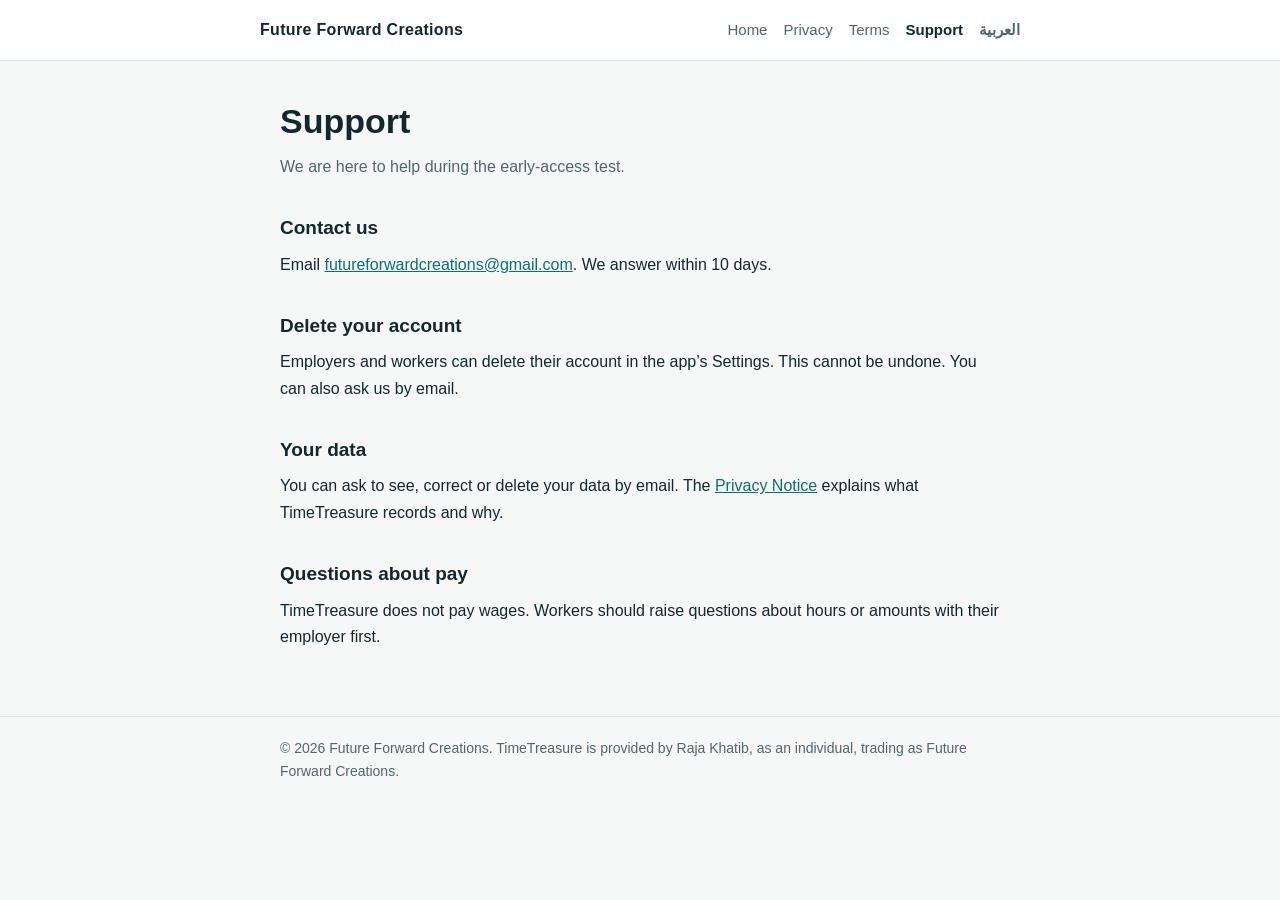
<file: support.html>
<!doctype html>
<html lang="en" dir="ltr">
<head>
<meta charset="utf-8">
<meta name="viewport" content="width=device-width, initial-scale=1">
<title>Support · TimeTreasure</title>
<meta name="description" content="Fair, simple time tracking for the people who work for you.">
<link rel="alternate" hreflang="en" href="https://futureforwardcreations.com/support.html">
<link rel="alternate" hreflang="ar" href="https://futureforwardcreations.com/ar-support.html">
<link rel="stylesheet" href="styles.css">
</head>
<body>
<header><div class="wrap bar">
<a class="brand" href="index.html">Future Forward Creations</a>
<nav aria-label="Main"><a href="index.html">Home</a><a href="privacy.html">Privacy</a><a href="terms.html">Terms</a><a href="support.html" aria-current="page">Support</a><a class="lang" href="ar-support.html" hreflang="ar" lang="ar">العربية</a></nav>
</div></header>
<main><div class="wrap">
<h1>Support</h1>
<p class="intro">We are here to help during the early-access test.</p>
<h2>Contact us</h2>
<p>Email <bdi><a href="mailto:futureforwardcreations@gmail.com">futureforwardcreations@gmail.com</a></bdi>. We answer within 10 days.</p>
<h2>Delete your account</h2>
<p>Employers and workers can delete their account in the app’s Settings. This cannot be undone. You can also ask us by email.</p>
<h2>Your data</h2>
<p>You can ask to see, correct or delete your data by email. The <a href="privacy.html">Privacy Notice</a> explains what TimeTreasure records and why.</p>
<h2>Questions about pay</h2>
<p>TimeTreasure does not pay wages. Workers should raise questions about hours or amounts with their employer first.</p>
</div></main>
<footer><div class="wrap">© 2026 Future Forward Creations. TimeTreasure is provided by Raja Khatib, as an individual, trading as Future Forward Creations.</div></footer>
</body>
</html>
</file>
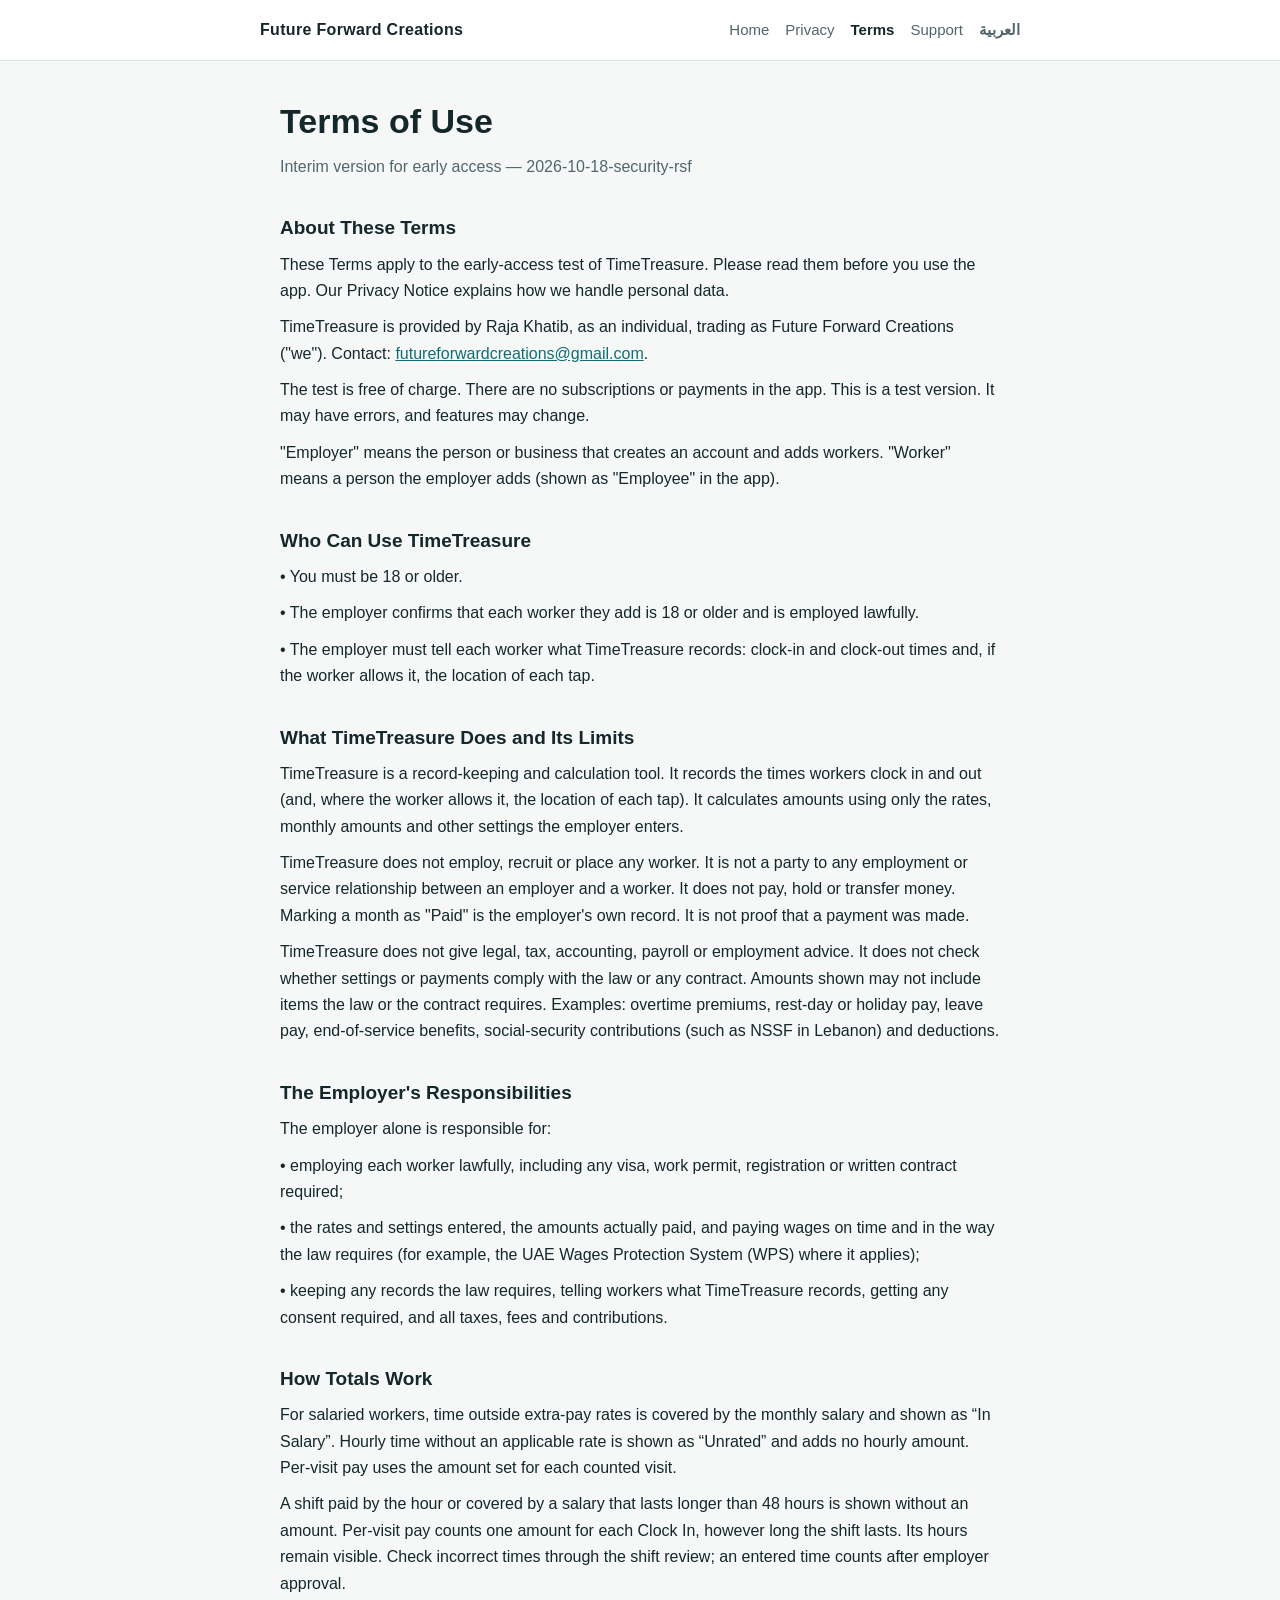
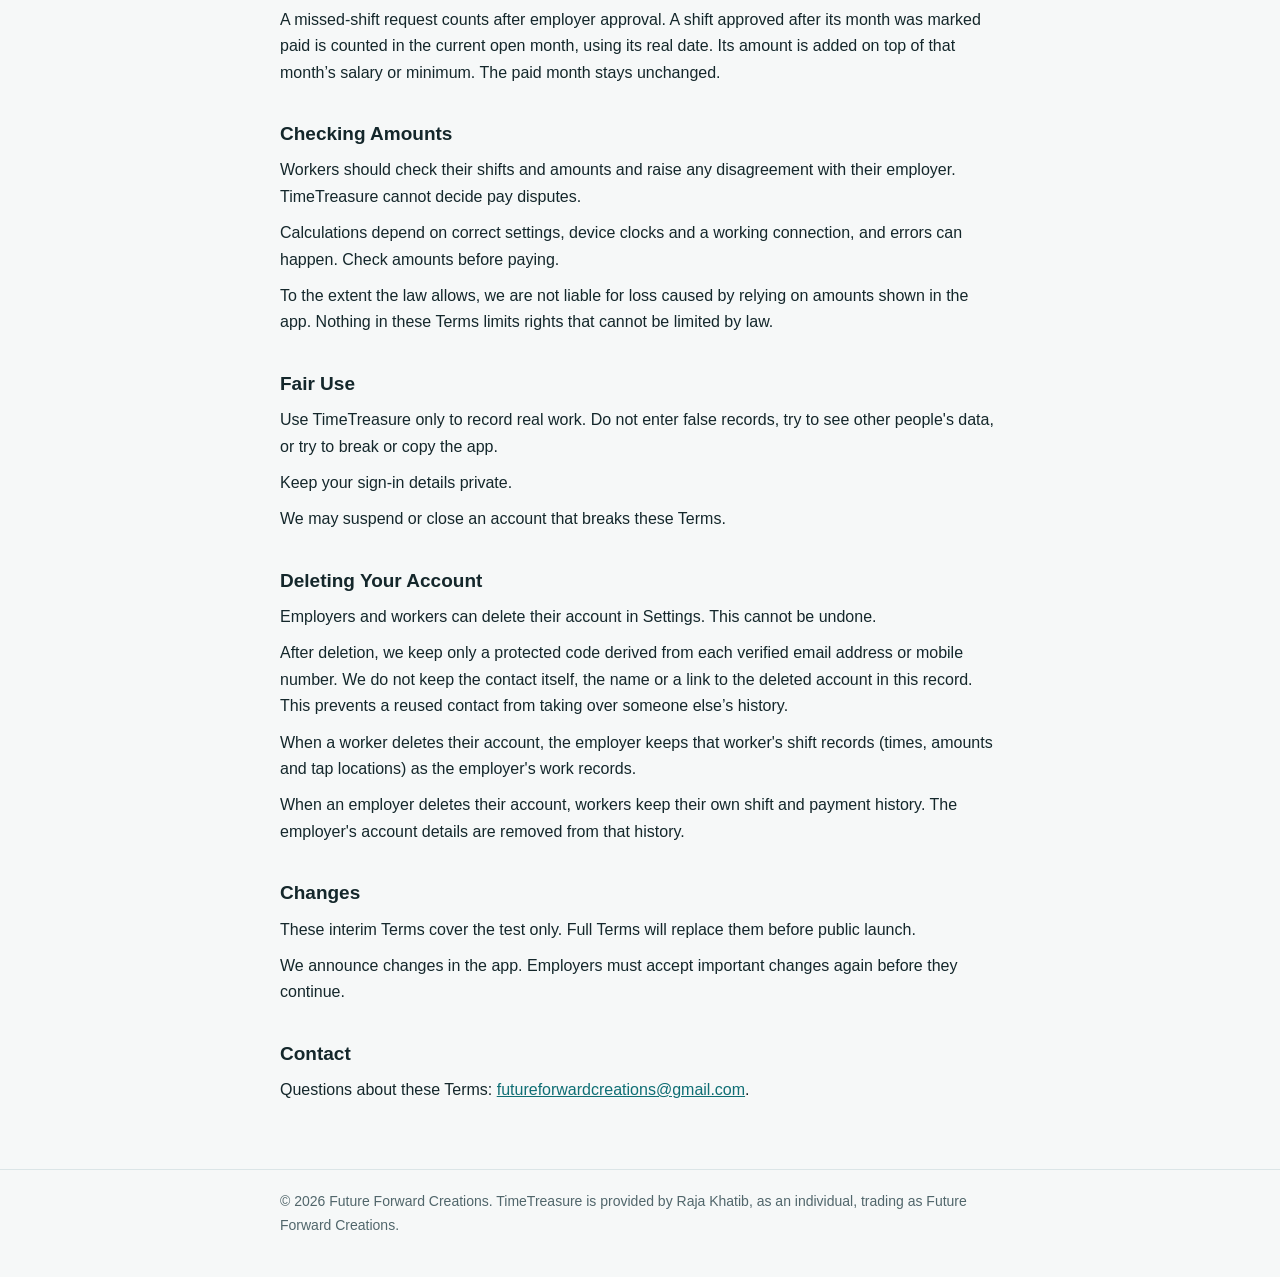
<file: terms.html>
<!doctype html>
<html lang="en" dir="ltr">
<head>
<meta charset="utf-8">
<meta name="viewport" content="width=device-width, initial-scale=1">
<title>Terms of Use · TimeTreasure</title>
<meta name="description" content="Fair, simple time tracking for the people who work for you.">
<link rel="alternate" hreflang="en" href="https://futureforwardcreations.com/terms.html">
<link rel="alternate" hreflang="ar" href="https://futureforwardcreations.com/ar-terms.html">
<link rel="stylesheet" href="styles.css">
</head>
<body>
<header><div class="wrap bar">
<a class="brand" href="index.html">Future Forward Creations</a>
<nav aria-label="Main"><a href="index.html">Home</a><a href="privacy.html">Privacy</a><a href="terms.html" aria-current="page">Terms</a><a href="support.html">Support</a><a class="lang" href="ar-terms.html" hreflang="ar" lang="ar">العربية</a></nav>
</div></header>
<main><div class="wrap">
<h1>Terms of Use</h1>
<p class="intro">Interim version for early access — <bdi dir="ltr">2026-10-18-security-rsf</bdi></p>
<h2>About These Terms</h2>
<p>These Terms apply to the early-access test of TimeTreasure. Please read them before you use the app. Our Privacy Notice explains how we handle personal data.</p>
<p>TimeTreasure is provided by Raja Khatib, as an individual, trading as Future Forward Creations (&quot;we&quot;). Contact: <bdi><a href="mailto:futureforwardcreations@gmail.com">futureforwardcreations@gmail.com</a></bdi>.</p>
<p>The test is free of charge. There are no subscriptions or payments in the app. This is a test version. It may have errors, and features may change.</p>
<p>&quot;Employer&quot; means the person or business that creates an account and adds workers. &quot;Worker&quot; means a person the employer adds (shown as &quot;Employee&quot; in the app).</p>
<h2>Who Can Use TimeTreasure</h2>
<p>• You must be 18 or older.</p>
<p>• The employer confirms that each worker they add is 18 or older and is employed lawfully.</p>
<p>• The employer must tell each worker what TimeTreasure records: clock-in and clock-out times and, if the worker allows it, the location of each tap.</p>
<h2>What TimeTreasure Does and Its Limits</h2>
<p>TimeTreasure is a record-keeping and calculation tool. It records the times workers clock in and out (and, where the worker allows it, the location of each tap). It calculates amounts using only the rates, monthly amounts and other settings the employer enters.</p>
<p>TimeTreasure does not employ, recruit or place any worker. It is not a party to any employment or service relationship between an employer and a worker. It does not pay, hold or transfer money. Marking a month as &quot;Paid&quot; is the employer's own record. It is not proof that a payment was made.</p>
<p>TimeTreasure does not give legal, tax, accounting, payroll or employment advice. It does not check whether settings or payments comply with the law or any contract. Amounts shown may not include items the law or the contract requires. Examples: overtime premiums, rest-day or holiday pay, leave pay, end-of-service benefits, social-security contributions (such as NSSF in Lebanon) and deductions.</p>
<h2>The Employer's Responsibilities</h2>
<p>The employer alone is responsible for:</p>
<p>• employing each worker lawfully, including any visa, work permit, registration or written contract required;</p>
<p>• the rates and settings entered, the amounts actually paid, and paying wages on time and in the way the law requires (for example, the UAE Wages Protection System (WPS) where it applies);</p>
<p>• keeping any records the law requires, telling workers what TimeTreasure records, getting any consent required, and all taxes, fees and contributions.</p>
<h2>How Totals Work</h2>
<p>For salaried workers, time outside extra-pay rates is covered by the monthly salary and shown as “In Salary”. Hourly time without an applicable rate is shown as “Unrated” and adds no hourly amount. Per-visit pay uses the amount set for each counted visit.</p>
<p>A shift paid by the hour or covered by a salary that lasts longer than 48 hours is shown without an amount. Per-visit pay counts one amount for each Clock In, however long the shift lasts. Its hours remain visible. Check incorrect times through the shift review; an entered time counts after employer approval.</p>
<p>A missed-shift request counts after employer approval. A shift approved after its month was marked paid is counted in the current open month, using its real date. Its amount is added on top of that month’s salary or minimum. The paid month stays unchanged.</p>
<h2>Checking Amounts</h2>
<p>Workers should check their shifts and amounts and raise any disagreement with their employer. TimeTreasure cannot decide pay disputes.</p>
<p>Calculations depend on correct settings, device clocks and a working connection, and errors can happen. Check amounts before paying.</p>
<p>To the extent the law allows, we are not liable for loss caused by relying on amounts shown in the app. Nothing in these Terms limits rights that cannot be limited by law.</p>
<h2>Fair Use</h2>
<p>Use TimeTreasure only to record real work. Do not enter false records, try to see other people's data, or try to break or copy the app.</p>
<p>Keep your sign-in details private.</p>
<p>We may suspend or close an account that breaks these Terms.</p>
<h2>Deleting Your Account</h2>
<p>Employers and workers can delete their account in Settings. This cannot be undone.</p>
<p>After deletion, we keep only a protected code derived from each verified email address or mobile number. We do not keep the contact itself, the name or a link to the deleted account in this record. This prevents a reused contact from taking over someone else’s history.</p>
<p>When a worker deletes their account, the employer keeps that worker's shift records (times, amounts and tap locations) as the employer's work records.</p>
<p>When an employer deletes their account, workers keep their own shift and payment history. The employer's account details are removed from that history.</p>
<h2>Changes</h2>
<p>These interim Terms cover the test only. Full Terms will replace them before public launch.</p>
<p>We announce changes in the app. Employers must accept important changes again before they continue.</p>
<h2>Contact</h2>
<p>Questions about these Terms: <bdi><a href="mailto:futureforwardcreations@gmail.com">futureforwardcreations@gmail.com</a></bdi>.</p>
</div></main>
<footer><div class="wrap">© 2026 Future Forward Creations. TimeTreasure is provided by Raja Khatib, as an individual, trading as Future Forward Creations.</div></footer>
</body>
</html>
</file>
<file: styles.css>
:root{--bg:#f6f8f8;--card:#ffffff;--ink:#14272b;--muted:#51666b;--line:#dbe5e7;--accent:#0f6e74;--accent-soft:#e7eff0}
@media (prefers-color-scheme:dark){:root{--bg:#0f1719;--card:#152124;--ink:#e6eef0;--muted:#9fb3b7;--line:#25363a;--accent:#5fc3c9;--accent-soft:#1b2d31}}
*{box-sizing:border-box}html{-webkit-text-size-adjust:100%}
body{margin:0;background:var(--bg);color:var(--ink);font:16px/1.65 -apple-system,BlinkMacSystemFont,"Segoe UI",Roboto,"Helvetica Neue",Arial,"Noto Sans Arabic","Geeza Pro","Segoe UI Arabic",Tahoma,sans-serif}
a{color:var(--accent)}a:focus-visible{outline:2px solid var(--accent);outline-offset:2px}
.wrap{max-width:760px;margin:0 auto;padding:0 20px}
header{border-bottom:1px solid var(--line);background:var(--card)}
.bar{display:flex;align-items:center;justify-content:space-between;gap:12px;min-height:60px;flex-wrap:wrap;padding:8px 0}
.brand{font-weight:700;letter-spacing:.02em;text-decoration:none;color:var(--ink)}
nav{display:flex;gap:16px;flex-wrap:wrap;font-size:15px}nav a{text-decoration:none;color:var(--muted)}nav a[aria-current=page]{color:var(--ink);font-weight:600}
.lang{font-weight:600}
main{padding:40px 0 56px}
.kicker{color:var(--muted);font-size:14px;letter-spacing:.06em;text-transform:uppercase;margin:0 0 6px}
h1{font-size:34px;line-height:1.2;margin:0 0 12px}h2{font-size:19px;margin:32px 0 8px}
.lead{font-size:20px;color:var(--ink);margin:0 0 20px}
.status{background:var(--accent-soft);border:1px solid var(--line);border-radius:10px;padding:14px 16px;margin:24px 0;color:var(--ink)}
.cards{display:grid;grid-template-columns:repeat(auto-fit,minmax(180px,1fr));gap:12px;margin-top:28px}
.cards a{display:block;background:var(--card);border:1px solid var(--line);border-radius:10px;padding:16px;text-decoration:none;color:var(--ink);font-weight:600}
.intro{color:var(--muted);margin:0 0 8px}
p{margin:0 0 10px}
footer{border-top:1px solid var(--line);color:var(--muted);font-size:14px;padding:20px 0 40px}
[dir=rtl] .kicker{letter-spacing:0;text-transform:none}
bdi[dir=ltr]{white-space:nowrap}
</file>
